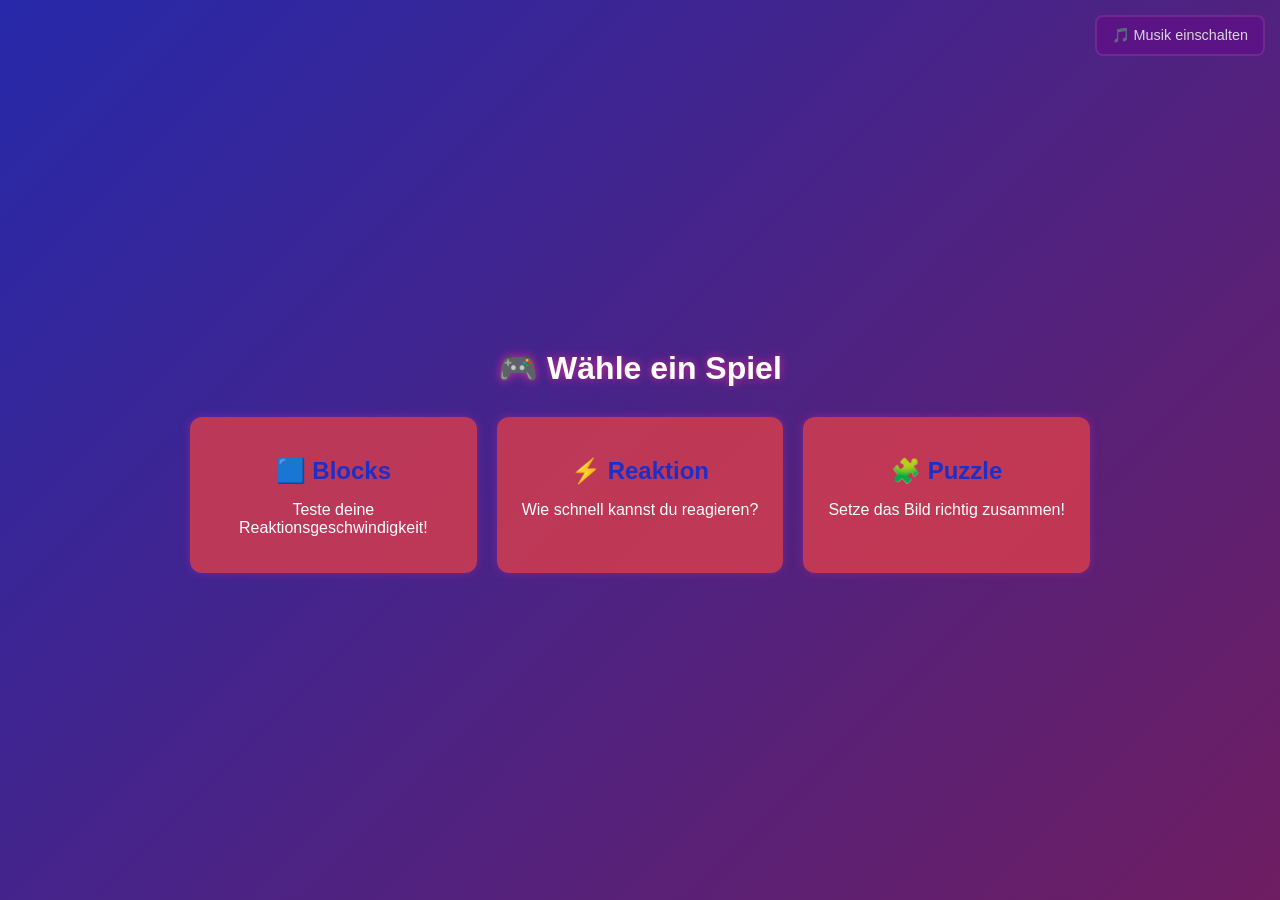
<file: home.html>
<!DOCTYPE html>
<html lang="de">
<head>
  <meta charset="UTF-8" />
  <meta name="viewport" content="width=device-width, initial-scale=1.0" />
  <title>Startseite – Spielauswahl</title>
  <link rel="stylesheet" href="css/home.css" />
</head>
<body>
  <div class="container">
    <h1>🎮 Wähle ein Spiel</h1>

    <div class="game-grid">
      <div class="game-card" onclick="window.location.href='blocks.html'">
        <h2>🟦 Blocks</h2>
        <p>Teste deine Reaktionsgeschwindigkeit!</p>
      </div>

      <div class="game-card" onclick="window.location.href='reaction.html'">
        <h2>⚡ Reaktion</h2>
        <p>Wie schnell kannst du reagieren?</p>
      </div>

      <div class="game-card" onclick="window.location.href='puzzle.html'">
        <h2>🧩 Puzzle</h2>
        <p>Setze das Bild richtig zusammen!</p>
      </div>
    </div>

     <!--  Musik -->
  <audio id="bg-music" src="musik/spiel-hintergrund.mp3" loop></audio>
  <button id="music-toggle">🎵 Musik einschalten</button>

  <script>
    const music = document.getElementById("bg-music");
    const toggle = document.getElementById("music-toggle");
    let musicEnabled = false;

    // Musik erst starten, wenn der Nutzer einmal klickt (Browser-Sicherheitsregel)
    const enableMusic = () => {
      if (!musicEnabled) {
        music.play().then(() => {
          musicEnabled = true;
          toggle.textContent = "🔊 Musik aus";
        }).catch(() => {
          console.log("Musik konnte nicht automatisch gestartet werden.");
        });
      }
    };

    // Klick-Event für Button
    toggle.addEventListener("click", () => {
      if (music.paused) {
        music.play();
        toggle.textContent = "🔊 Musik aus";
      } else {
        music.pause();
        toggle.textContent = "🎵 Musik an";
      }
    });

    // Musik aktivieren bei erstem Klick oder Touch auf die Seite
    document.body.addEventListener("click", enableMusic, { once: true });
    document.body.addEventListener("touchstart", enableMusic, { once: true });
  </script>
</body>
</html>
</file>
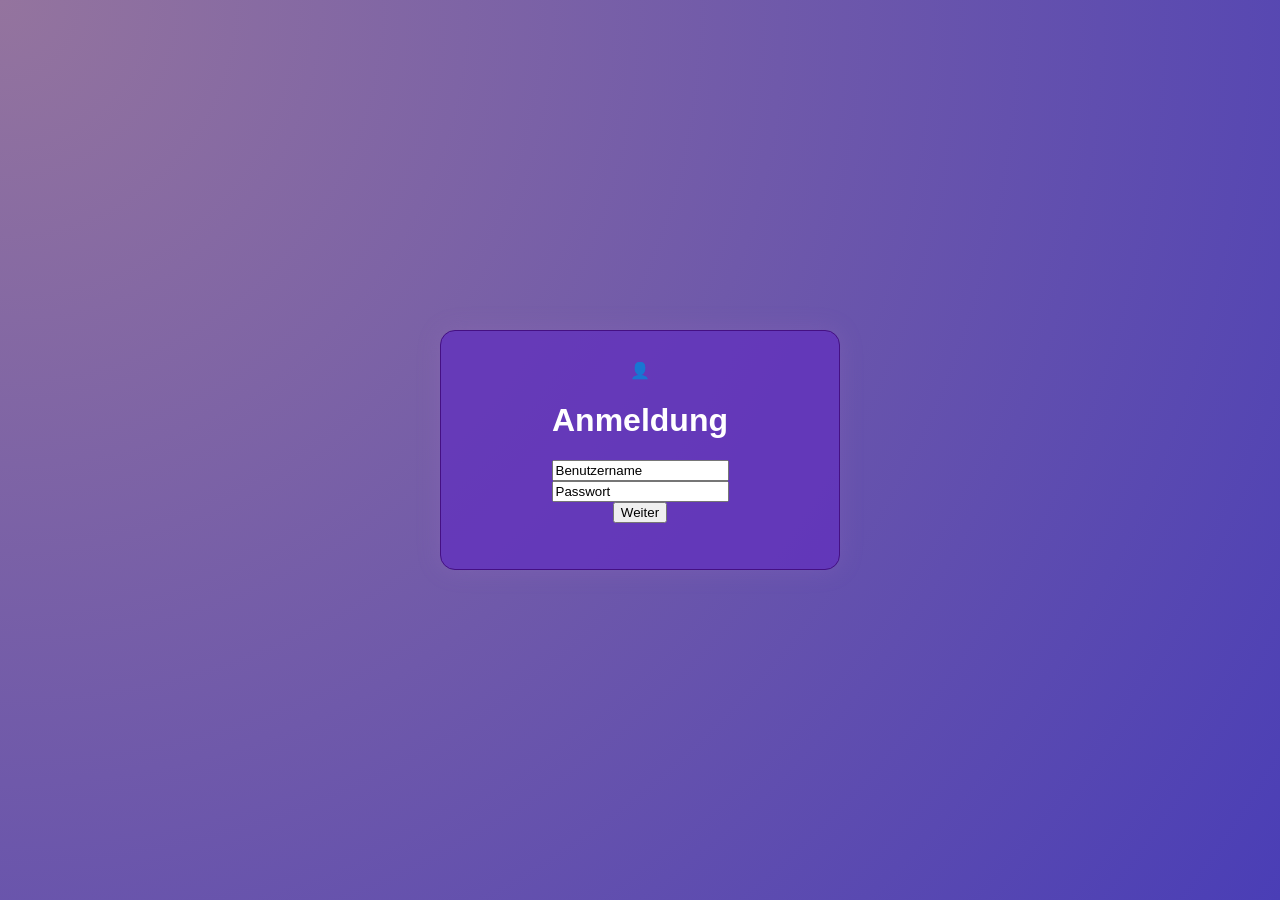
<file: login.html>
<!DOCTYPE html>
<html lang="de">
<head>
  <meta charset="UTF-8" />
  <meta name="viewport" content="width=device-width, initial-scale=1.0" />
  <title>Login</title>
  <link rel="stylesheet" href="css/login.css" />
</head>
<body>
  <div class="login-container">
    <div class="login-card">
      <div class="icon">👤</div>
      <h1>Anmeldung</h1>
      <form id="loginForm">
        <div class="input-group">
          <input type="text" id="username" placeholder="Benutzername" required />
        </div>
        <div class="input-group">
          <input type="password" id="password" placeholder="Passwort" required />
        </div>
        <button type="submit">Weiter</button>
      </form>
      <p id="errorMsg"></p>
    </div>
  </div>
  <script src="js/login.js"></script>
</body>
</html>
</file>
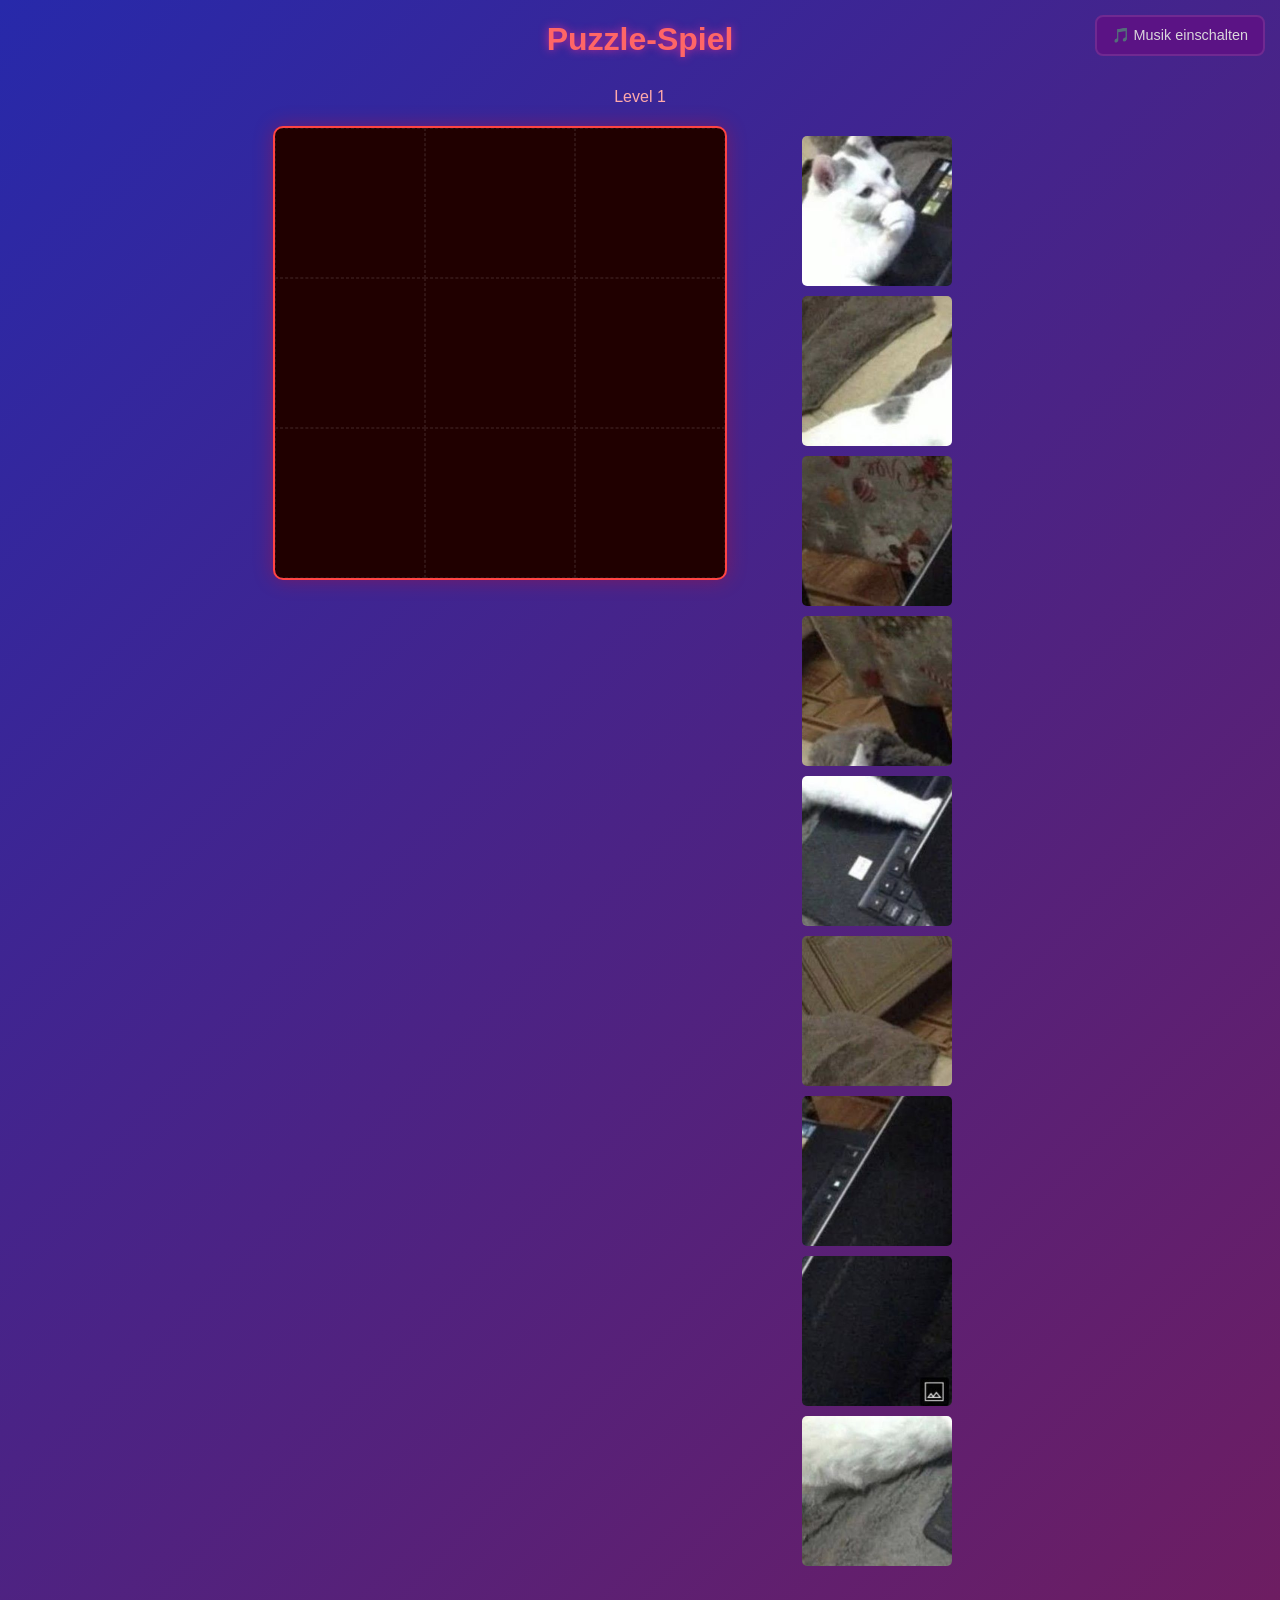
<file: puzzle.html>
<!DOCTYPE html>
<html lang="de">
<head>
  <meta charset="UTF-8">
  <meta name="viewport" content="width=device-width, initial-scale=1.0">
  <title>Puzzle-Spiel</title>
  <link rel="stylesheet" href="css/puzzle.css">
  <link rel="stylesheet" href="css/home.css">
</head>
<body>
  <div id="siteHeader"></div>

  <div class="container">
    <h1>Puzzle-Spiel</h1>
    <p id="levelText">Level 1</p>
    <div id="gameWrapper">
      <div id="puzzleBoard"></div>
      <div id="piecesArea"></div>
    </div>
    <div id="message"></div>
    <a href="home.html" class="back-link">← Zurück zum Menü</a>
  </div>

 <!--  Musik -->
<audio id="bg-music" src="musik/spiel-hintergrund.mp3" loop></audio>
<button id="music-toggle">🎵 Musik einschalten</button>

<script>
  const music = document.getElementById("bg-music");
  const toggle = document.getElementById("music-toggle");
  let musicEnabled = false;

  const enableMusic = () => {
    if (!musicEnabled) {
      music.play().then(() => {
        musicEnabled = true;
        toggle.textContent = "🔊 Musik aus";
      }).catch(() => {
        console.log("Musik konnte nicht automatisch gestartet werden.");
      });
    }
  };

  toggle.addEventListener("click", () => {
    if (music.paused) {
      music.play();
      toggle.textContent = "🔊 Musik aus";
    } else {
      music.pause();
      toggle.textContent = "🎵 Musik an";
    }
  });

  document.body.addEventListener("click", enableMusic, { once: true });
  document.body.addEventListener("touchstart", enableMusic, { once: true });
</script>

  <script src="js/puzzle.js"></script>
</body>
</html>
</file>
<file: css/home.css>
body {
  margin: 0;
  font-family: 'Segoe UI', sans-serif;
  background: linear-gradient(135deg, #2729aa, #6e1d61);
  color: #fff;
  display: flex;
  justify-content: center;
  align-items: center;
  min-height: 100vh;
}

.container {
  text-align: center;
  max-width: 900px;
  width: 95%;
}

h1 {
  margin-bottom: 30px;
  font-size: 2rem;
  text-shadow: 0 0 10px rgb(204, 45, 151);
}

.game-grid {
  display: grid;
  grid-template-columns: repeat(auto-fit, minmax(220px, 1fr));
  gap: 20px;
}

.game-card {
  background: rgba(219, 62, 75, 0.8);
  padding: 20px;
  border-radius: 12px;
  box-shadow: 0 0 10px rgba(207, 48, 181, 0.336);
  cursor: pointer;
  transition: transform 0.2s, box-shadow 0.2s;
}

.game-card:hover {
  transform: scale(1.05);
  box-shadow: 0 0 20px rgba(212, 45, 176, 0.5);
}

.game-card h2 {
  margin-bottom: 10px;
  color: #1e2fc7;
}

.settings {
  margin-top: 30px;
}

#musicBtn {
  padding: 10px 20px;
  background: #55032c;
  border: none;
  border-radius: 8px;
  color: #fff;
  font-size: 1rem;
  cursor: pointer;
  transition: background 0.2s;
}

#musicBtn:hover {
  background: #610944;
}

@media (max-width: 600px) {
  h1 {
    font-size: 1.5rem;
  }
  .game-card {
    padding: 15px;
  }
}
#music-toggle {
  position: fixed;
  top: 15px;
  right: 15px;
  background: #5b1385;
  color: #dad6db;
  border: 2px solid #702991;
  padding: 10px 15px;
  border-radius: 8px;
  cursor: pointer;
  font-size: 0.9em;
  z-index: 1000;
}

#music-toggle:hover {
  background: #5a1f66;
}
</file>
<file: css/login.css>
body {
  margin: 0;
  font-family: "Segoe UI", sans-serif;
  background: radial-gradient(circle at top left, #94749e, #4a3eb6);
  color: rgb(255, 255, 255);
  display: flex;
  justify-content: center;
  align-items: center;
  min-height: 100vh;
}

.login-container {
  width: 100%;
  max-width: 400px;
  padding: 20px;
}

.login-card {
  background: rgba(98, 49, 189, 0.8);
  border: 1px solid rgb(69, 16, 131);
  border-radius: 15px;
  box-shadow: 0 0 25px rgba(172, 127, 199, 0.2);
  padding: 30px;
  text-align: center;
  animation: fadeIn 1s ease-in-out;
}

::placeholder {
  color: #000000; 
  

.icon {
  font-size: 3rem;
  margin-bottom: 10px;
}

h1 {
  color: rgb(255, 255, 255);
  margin-bottom: 20px;
}

.input-group {
  margin-bottom: 15px;
}

input {
  width: 90%;
  padding: 10px;
  border-radius: 10px;
  border: 1px solid rgb(209, 85, 133);
  background: #c95179;
  color: rgb(196, 92, 178);
  font-size: 1rem;
  outline: none;
  transition: box-shadow 0.3s;
}

input:focus {
  box-shadow: 0 0 10px rgb(231, 136, 189);
}

button {
  background: linear-gradient(90deg, rgb(189, 97, 161), rgb(180, 85, 121));
  border: none;
  padding: 10px 25px;
  border-radius: 10px;
  cursor: pointer;
  font-size: 1rem;
  color: #da6793;
  transition: 0.3s;
}

button:hover {
  background: linear-gradient(90deg, #a84d85, rgb(173, 81, 132));
}

#errorMsg {
  color: #f66;
  margin-top: 10px;
  font-size: 0.9em;
}

@keyframes fadeIn {
  from { opacity: 0; transform: translateY(10px); }
  to { opacity: 1; transform: translateY(0); }
}

@media (max-width: 600px) {
  .login-card {
    padding: 20px;
  }
}
</file>
<file: css/puzzle.css>
/* === Allg. Layout & Farben === */
body {
  margin: 0;
  background: radial-gradient(circle at top left, #300, #000);
  color: #fff;
  font-family: 'Segoe UI', sans-serif;
  display: flex;
  justify-content: center;
  align-items: center;
  min-height: 100vh;
}

.container {
  text-align: center;
  width: 95%;
  max-width: 900px;
}

h1 {
  color: #ff6666;
  text-shadow: 0 0 10px rgba(255, 0, 0, 0.5);
  margin-bottom: 5px;
}

#levelText {
  color: #ffaaaa;
  margin-bottom: 20px;
}

#gameWrapper {
  display: flex;
  justify-content: center;
  flex-wrap: wrap;
  gap: 20px;
}

/* === Puzzle Board === */
#puzzleBoard {
  display: grid;
  background-color: #220000;
  border: 2px solid #ff4444;
  border-radius: 10px;
  overflow: hidden;
  box-shadow: 0 0 20px rgba(255, 0, 0, 0.3);
  align-content: start;
}

/* Einzelne Zellen (Dropzonen) */
.cell {
  box-sizing: border-box;
  border: 1px dashed rgba(255, 255, 255, 0.08);
  background: rgba(0, 0, 0, 0.05);
  display: flex;
  align-items: center;
  justify-content: center;
}

/* === Puzzle Teile === */
#piecesArea {
  display: flex;
  flex-wrap: wrap;
  justify-content: center;
  align-items: flex-start;
  gap: 10px;
  width: 260px;
  min-height: 320px;
  padding: 10px;
  box-sizing: border-box;
}

.piece {
  background-size: cover;
  background-repeat: no-repeat;
  border-radius: 5px;
  cursor: grab;
  transition: transform 0.1s ease;
  touch-action: none;
  box-sizing: border-box;
}

.piece:active {
  cursor: grabbing;
  transform: scale(1.05);
}

/* === Textausgaben === */
#message {
  margin-top: 20px;
  font-size: 1.2em;
  color: #ff8888;
}

.back-link {
  display: inline-block;
  margin-top: 15px;
  color: #ff5555;
  text-decoration: none;
}

.back-link:hover {
  text-decoration: underline;
}

/* === 📱 Mobile Ansicht (Handy / Tablet) === */
@media (max-width: 700px) {
  #gameWrapper {
    flex-direction: column;
    align-items: center;
  }

  #piecesArea {
    width: 90%;
    min-height: 180px;
    max-width: 320px;
  }
}

/* === 📱 Noch kleinere Geräte === */
@media (max-width: 600px) {
  #puzzleBoard {
    width: 90vw;
    height: 90vw;
  }

  #piecesArea {
    order: -1; /* Teilebereich über dem Puzzle */
    min-height: 200px;
    max-width: 300px;
    gap: 8px;
  }
}

/* === Effekte beim Ziehen === */
.piece.dragging {
  opacity: 0.8;
  transform: scale(1.05);
  z-index: 10;
}

/* Optional: sanfter Glow um korrekt platzierte Teile */
.cell.correct {
  box-shadow: inset 0 0 8px rgba(255, 0, 0, 0.4);
}
</file>
